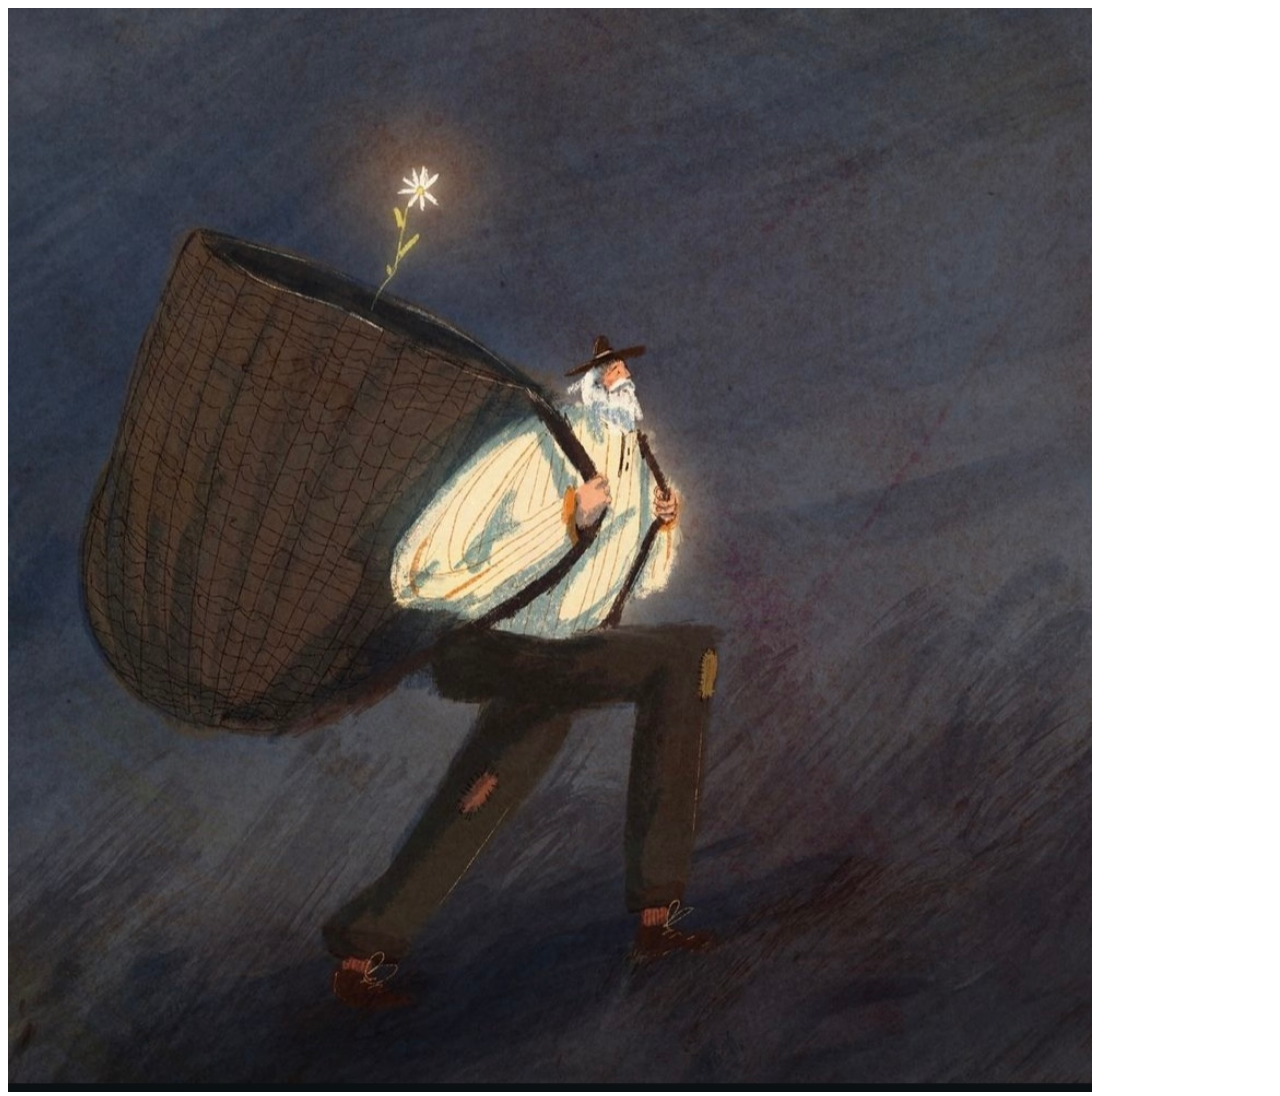
<file: Figma/index.html>
<!DOCTYPE html>
<html>
<head> 
    <meta charset="UTF-8">
    <link rel="stylesheet" type="text/css" href="./assets/CSS/style.css">
    <title>FIGMA</title>
    <link rel="icon" href="./assets/images/meme-cat.gif" type="image/gif">
</head>
<body>
 <div class="main">
    <div class="picture-half">
        <img src="./assets/images/pic.jpg">
    </div>    
    <div class="white-half">
      <img src="./assets/images/logo.png" class="logo">
      <p class="sentence">امید، آخرین قلبی است که در ویرانه‌های سیاهی، همچنان می‌تپد</p>
      <form class="form">
        <div class="form-div">
            <label class="label">نام کاربری</label> 
            <input class="input" type="text" placeholder="شماره همراه خود را وارد کنید">
         </div>
         <div class="form-div">
            <label class="label">رمز عبور</label> 
            <input class="input" type="text" placeholder="رمز عبور خود را وارد کنید">
         </div>
         <input type="submit" class="btn" value="ورود">
     </form>
   </div>
</div>
</body>
</html>
</file>
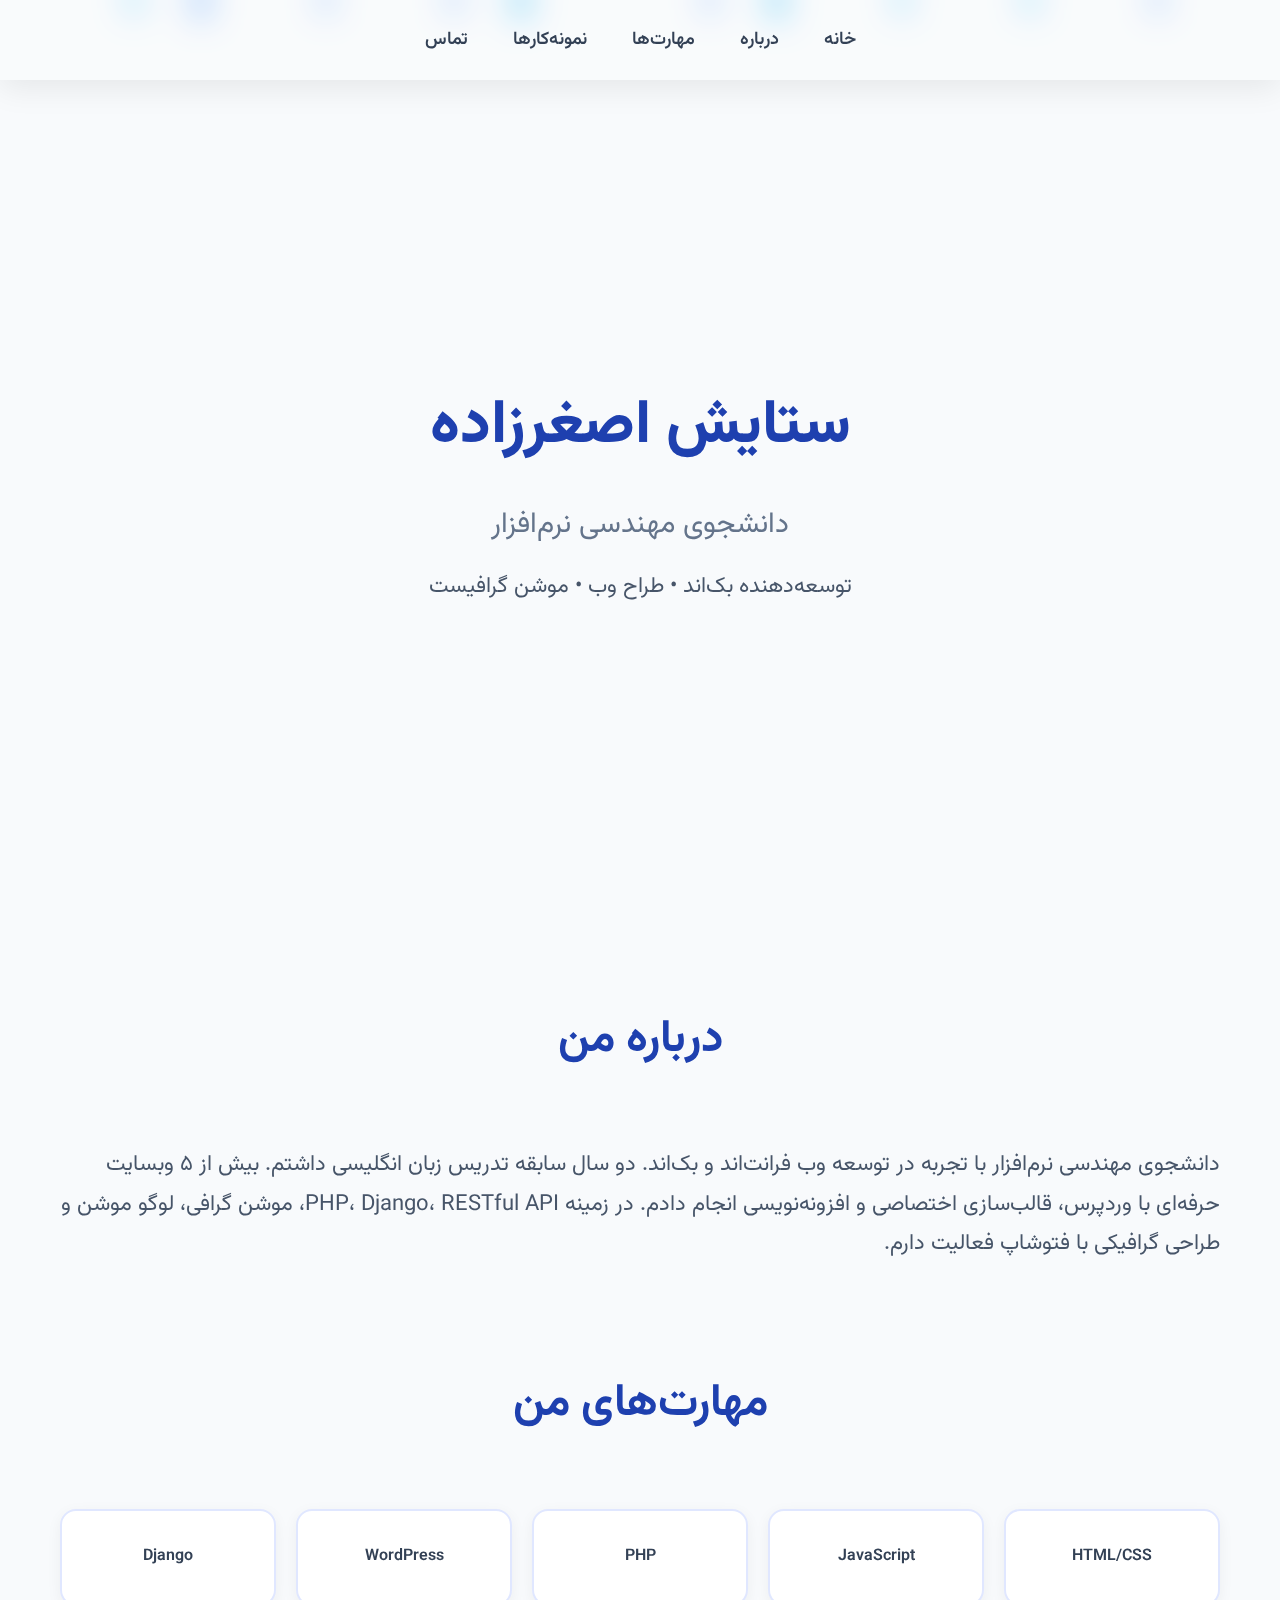
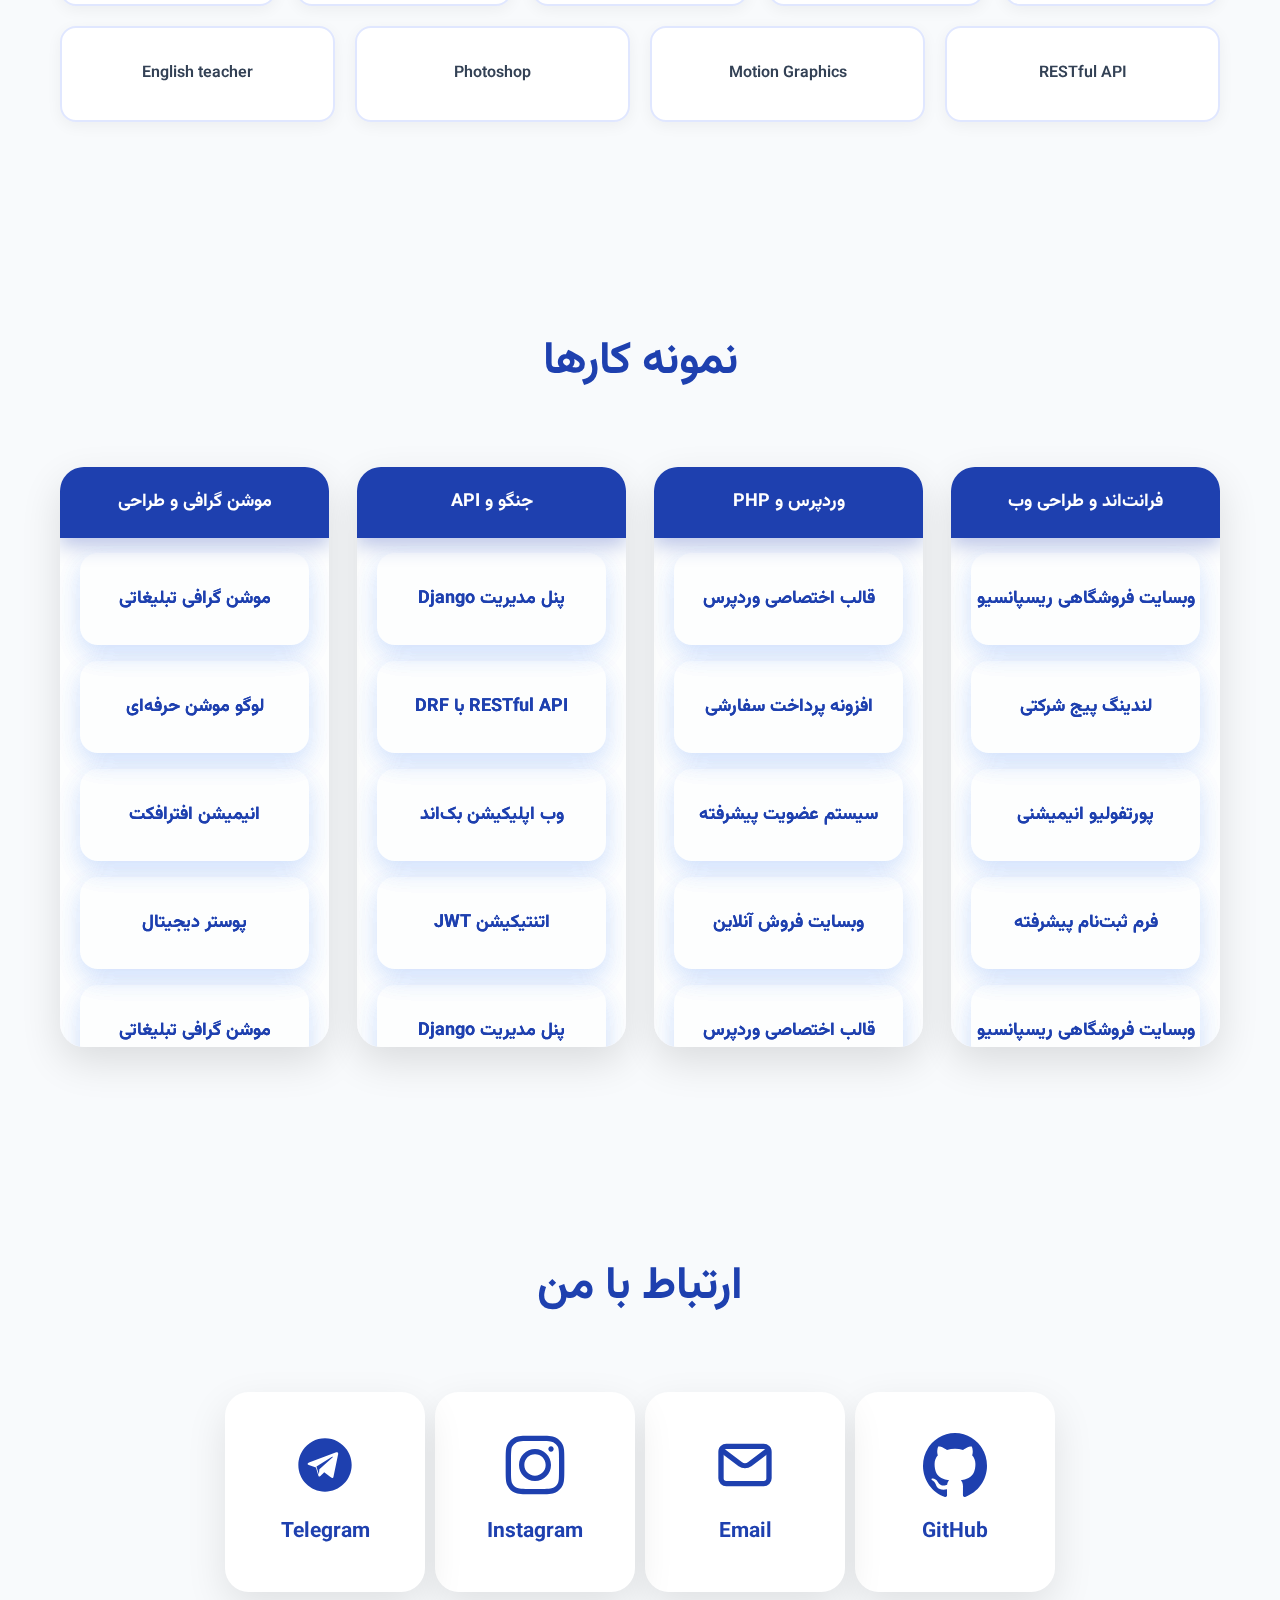
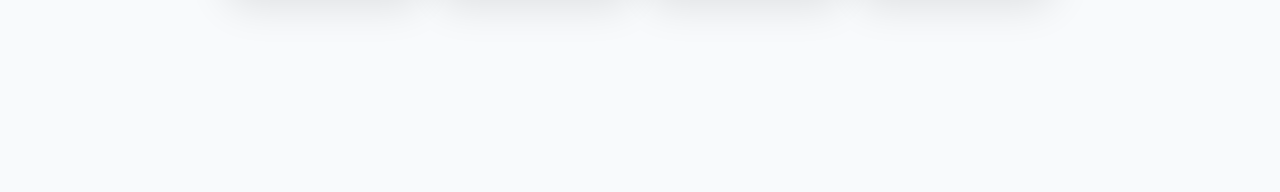
<file: portfolio/index.html>
<!DOCTYPE html>
<html lang="fa" dir="rtl">
<head>
    <meta charset="UTF-8">
    <meta name="viewport" content="width=device-width, initial-scale=1.0">
    <title>ستایش اصغرزاده | پورتفولیو</title>
    <link rel="stylesheet" href="./assets/CSS/style.css">
    <link href="https://fonts.googleapis.com/css2?family=Vazirmatn:wght@400;500;700&display=swap" rel="stylesheet">
</head>
<body>

    <div class="particles">
        <span></span><span></span><span></span><span></span><span></span>
        <span></span><span></span><span></span><span></span><span></span>
    </div>

    <header>
        <nav class="navbar">
            <ul class="nav-links">
                <li><a href="#home">خانه</a></li>
                <li><a href="#about">درباره</a></li>
                <li><a href="#skills">مهارت‌ها</a></li>
                <li><a href="#projects">نمونه‌کارها</a></li>
                <li><a href="#contact">تماس</a></li>
            </ul>
        </nav>
    </header>

    <div id="home" class="hero">
        <div class="container">
            <h1>ستایش اصغرزاده</h1>
            <p class="subtitle">دانشجوی مهندسی نرم‌افزار</p>
            <p class="desc">توسعه‌دهنده بک‌اند • طراح وب • موشن گرافیست</p>
        </div>
    </div>

    <div id="about" class="section">
        <div class="container">
            <h2>درباره من</h2>
            <p class="desc">دانشجوی مهندسی نرم‌افزار با تجربه در توسعه وب فرانت‌اند و بک‌اند. دو سال سابقه تدریس زبان انگلیسی داشتم. بیش از ۵ وبسایت حرفه‌ای با وردپرس، قالب‌سازی اختصاصی و افزونه‌نویسی انجام دادم. در زمینه PHP، Django، RESTful API، موشن گرافی، لوگو موشن و طراحی گرافیکی با فتوشاپ فعالیت دارم.</p>
        </div>
    </dv>

    <div id="skills" class="section">
        <div class="container">
            <h2>مهارت‌های من</h2>
            <div class="skills-container">
                <div class="skill-box">HTML/CSS</div>
                <div class="skill-box">JavaScript</div>
                <div class="skill-box">PHP</div>
                <div class="skill-box">WordPress</div>
                <div class="skill-box">Django</div>
                <div class="skill-box">RESTful API</div>
                <div class="skill-box">Motion Graphics</div>
                <div class="skill-box">Photoshop</div>
                <div class="skill-box">English teacher</div>
            </div>
        </div>
    </div>

    <div id="projects" class="section">
        <div class="container">
            <h2>نمونه کارها</h2>
            <div class="projects-grid">
                <div class="project-col">
                    <div class="col-title">فرانت‌اند و طراحی وب</div>
                    <div class="ticket-wrapper">
                        <div class="ticket">وبسایت فروشگاهی ریسپانسیو</div>
                        <div class="ticket">لندینگ پیج شرکتی</div>
                        <div class="ticket">پورتفولیو انیمیشنی</div>
                        <div class="ticket">فرم ثبت‌نام پیشرفته</div>
                        <div class="ticket">وبسایت فروشگاهی ریسپانسیو</div>
                    </div>
                    <div class="ticket-wrapper second">
                        <div class="ticket">وبسایت فروشگاهی ریسپانسیو</div>
                        <div class="ticket">لندینگ پیج شرکتی</div>
                        <div class="ticket">پورتفولیو انیمیشنی</div>
                        <div class="ticket">فرم ثبت‌نام پیشرفته</div>
                        <div class="ticket">وبسایت فروشگاهی ریسپانسیو</div>
                    </div>
                </div>

                <div class="project-col">
                    <div class="col-title">وردپرس و PHP</div>
                    <div class="ticket-wrapper">
                        <div class="ticket">قالب اختصاصی وردپرس</div>
                        <div class="ticket">افزونه پرداخت سفارشی</div>
                        <div class="ticket">سیستم عضویت پیشرفته</div>
                        <div class="ticket">وبسایت فروش آنلاین</div>
                        <div class="ticket">قالب اختصاصی وردپرس</div>
                    </div>
                    <div class="ticket-wrapper second">
                        <div class="ticket">قالب اختصاصی وردپرس</div>
                        <div class="ticket">افزونه پرداخت سفارشی</div>
                        <div class="ticket">سیستم عضویت پیشرفته</div>
                        <div class="ticket">وبسایت فروش آنلاین</div>
                        <div class="ticket">قالب اختصاصی وردپرس</div>
                    </div>
                </div>

                <div class="project-col">
                    <div class="col-title">جنگو و API</div>
                    <div class="ticket-wrapper">
                        <div class="ticket">پنل مدیریت Django</div>
                        <div class="ticket">RESTful API با DRF</div>
                        <div class="ticket">وب اپلیکیشن بک‌اند</div>
                        <div class="ticket">اتنتیکیشن JWT</div>
                        <div class="ticket">پنل مدیریت Django</div>
                    </div>
                    <div class="ticket-wrapper second">
                        <div class="ticket">پنل مدیریت Django</div>
                        <div class="ticket">RESTful API با DRF</div>
                        <div class="ticket">وب اپلیکیشن بک‌اند</div>
                        <div class="ticket">اتنتیکیشن JWT</div>
                        <div class="ticket">پنل مدیریت Django</div>
                    </div>
                </div>

                <div class="project-col">
                    <div class="col-title">موشن گرافی و طراحی</div>
                    <div class="ticket-wrapper">
                        <div class="ticket">موشن گرافی تبلیغاتی</div>
                        <div class="ticket">لوگو موشن حرفه‌ای</div>
                        <div class="ticket">انیمیشن افترافکت</div>
                        <div class="ticket">پوستر دیجیتال</div>
                        <div class="ticket">موشن گرافی تبلیغاتی</div>
                    </div>
                    <div class="ticket-wrapper second">
                        <div class="ticket">موشن گرافی تبلیغاتی</div>
                        <div class="ticket">لوگو موشن حرفه‌ای</div>
                        <div class="ticket">انیمیشن افترافکت</div>
                        <div class="ticket">پوستر دیجیتال</div>
                        <div class="ticket">موشن گرافی تبلیغاتی</div>
                    </div>
                </div>
            </div>
        </div>
    </div>

    <div id="contact" class="section">
        <div class="container">
            <h2>ارتباط با من</h2>
            <div class="contact-grid">
                <a href="https://github.com/setayeshasgharzade" target="_blank" class="contact-card">
                   <img src="./assets/images/github-142-svgrepo-com.svg" alt="Icon description" width="24" height="24" class="contact-icon">
                    <span>GitHub</span>
                </a>

                <a href="mailto:setayesh.asgharzadeh82@gmail.com" class="contact-card">
                   <img src="./assets/images/email-svgrepo-com.svg" alt="Icon description" width="24" height="24" class="contact-icon">
                    <span>Email</span>
                </a>

                <a href="https://instagram.com/setayesh_asgharzade" target="_blank" class="contact-card">
                        <img src="./assets/images/instagram-svgrepo-com.svg" alt="Icon description" width="24" height="24" class="contact-icon">
                    <span>Instagram</span>
                </a>

                <a href="https://t.me/+989301207951" class="contact-card">
                      <img src="./assets/images/telegram-svgrepo-com.svg" alt="Icon description" width="24" height="24" class="contact-icon">
                    <span>Telegram</span>
                </a>
            </div>
        </div>
    </div>
</body>
</html>
</file>
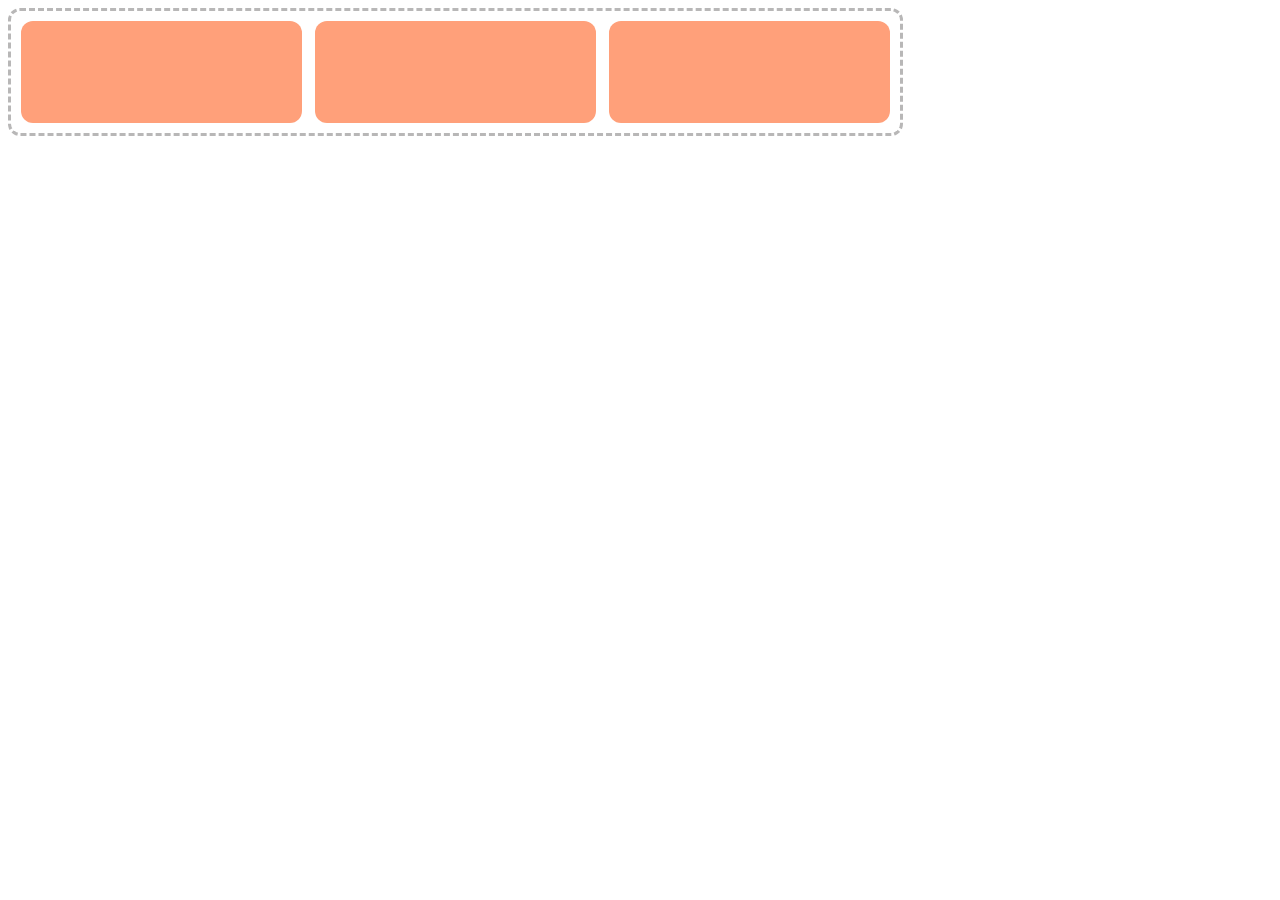
<file: transition/index.html>
<!DOCTYPE html>
<html>
<head> 
    <meta charset="UTF-8">
    <link rel="stylesheet" type="text/css" href="./assets/css/style.css">
    <title>flex and transition</title>
    <link rel="icon" href="./assets/images/marcus-the-worm.gif" type="image/gif">
</head>
<body>
 <div class="main">
        <div class="section">
        </div>
        <div class="section">
        </div>
        <div class="section">
        </div>
        </div>
   </div>     
</body>
</html>
</file>
<file: Figma/assets/CSS/style.css>
.main{
    width:1920px;
    height:1080px;
    background-color: white;
    display: flex;
}
.picture-half img{
    width:1084px;
    height:1084px;
}
.white-half{
    width:836px;
    height:1080px;
    display: flex;
    flex-direction: column;
    align-items: center;
    gap:22px;
}
.logo{
    width:303px;
    height:242px;
    margin-top:182px;
}
.form{
    display: flex;
    flex-direction: column;
    width: 354px;
    gap:22px;
    height: 304px;
    direction: rtl;
}
.input{
    background-color: #F7F8FA;
    width: 100%;
    /* height: 48px; */
    direction: rtl;
    border: none;
    /* padding: 15px 12px; */
    height: 48px;
    padding-right:12px;
    border-radius: 13px;
}
.input::placeholder{
    color:#A5A5A5;
    font-size: 13px;
    /* padding-right:12px; */
}
.label{
  font-size: 16px;
  font-weight: 400;
  color: #190C33;
  padding-right: 8px;
}
.form-div{
    width: 100%;
    height: 106px;
    display: flex;
    flex-direction: column;
    gap: 4px;
}
.sentence{
  font-size: 18px;
  font-weight: 400;
}
.btn{
    width:100% ;
    /* padding: 8px 16px; */
    height: 48px;
    background-color:#234C6A ;
    font-size:16px;
    border-radius: 12px;
    color:white ;
}
</file>
<file: portfolio/assets/CSS/style.css>
* {
    margin: 0;
    padding: 0;
    box-sizing: border-box;
}

body {
    font-family: 'Vazirmatn', sans-serif;
    background: #f8fafc;
    color: #334155;
    line-height: 1.8;
    direction: rtl;
    overflow-x: hidden;
}

.particles span {
    position: fixed;
    width: 12px;
    height: 12px;
    background: #38bdf8;
    border-radius: 50%;
    opacity: 0.6;
    animation: float 18s infinite linear;
    z-index: -1;
    box-shadow: 0 0 16px #38bdf8;
}

.particles span:nth-child(2n) {
    background: #60a5fa;
    box-shadow: 0 0 16px #60a5fa;
}

.particles span:nth-child(3n) {
    width: 18px;
    height: 18px;
    animation-duration: 22s;
}

@keyframes float {
    0% {
        transform: translateY(100vh);
        opacity: 0;
    }
    10% {
        opacity: 0.7;
    }
    90% {
        opacity: 0.7;
    }
    100% {
        transform: translateY(-100px);
        opacity: 0;
    }
}

.particles span:nth-child(1) {
    left: 10%;
    animation-delay: 0s;
}

.particles span:nth-child(2) {
    left: 25%;
    animation-delay: 3s;
}

.particles span:nth-child(3) {
    left: 40%;
    animation-delay: 6s;
}

.particles span:nth-child(4) {
    left: 55%;
    animation-delay: 2s;
}

.particles span:nth-child(5) {
    left: 70%;
    animation-delay: 9s;
}

.particles span:nth-child(6) {
    left: 15%;
    animation-delay: 5s;
}

.particles span:nth-child(7) {
    left: 80%;
    animation-delay: 11s;
}

.particles span:nth-child(8) {
    left: 35%;
    animation-delay: 7s;
}

.particles span:nth-child(9) {
    left: 60%;
    animation-delay: 4s;
}

.particles span:nth-child(10) {
    left: 90%;
    animation-delay: 8s;
}

.navbar {
    width: 100%;
    height: 80px;
    position: fixed;
    background: rgba(255, 255, 255, 0.2);
    backdrop-filter: blur(16px);
    box-shadow: 0 8px 32px rgba(0, 0, 0, 0.08);
    z-index: 1000;
    padding: 10px;
    display: flex;
    justify-content: center;
}

.nav-links {
    display: flex;
    gap: 45px;
    list-style: none;
    align-items: center;
}

.nav-links a {
    color: #334155;
    text-decoration: none;
    font-weight: 600;
    font-size: 18px;
    position: relative;
    white-space: nowrap;
    transition: color 0.3s ease;
}

.nav-links a::after {
    content: '';
    position: absolute;
    width: 0;
    height: 3px;
    bottom: -8px;
    left: 50%;
    background: #1e40af;
    transition: all 0.4s ease;
    border-radius: 2px;
}

.nav-links a:hover::after {
    width: 100%;
    left: 0;
}

.nav-links a:hover {
    color: #1e40af;
}

@media (max-width: 992px) {
    .nav-links {
        gap: 29px;
    }
    .nav-links a {
        font-size: 16px;
    }
}

@media (max-width: 768px) {
    .navbar {
        padding: 16px 16px;
    }
    .nav-links {
        gap: 19px;
    }
    .nav-links a {
        font-size: 15px;
    }
}

.container {
    max-width: 1200px;
    margin: 0 auto;
    padding: 0 20px;
}

.section {
    padding: 100px 0;
}

h2 {
    font-size: 45px;
    text-align: center;
    margin-bottom: 64px;
    color: #1e40af;
    font-weight: 700;
}

.hero {
    min-height: 100vh;
    display: flex;
    align-items: center;
    justify-content: center;
    text-align: center;
    padding-top: 80px;
}

.hero h1 {
    font-size: 61px;
    margin-bottom: 16px;
    color: #1e40af;
    font-weight: 800;
}

.subtitle {
    font-size: 29px;
    color: #64748b;
    margin: 8px 0;
}

.desc {
    font-size: 22px;
    color: #475569;
    margin-top: 16px;
}

.skills-container {
    display: flex;
    gap: 20px;
    flex-wrap: wrap;
    justify-content: center;
}

.skill-box {
    flex: 1;
    min-width: 180px;
    background: white;
    padding: 32px;
    border-radius: 16px;
    text-align: center;
    border: 2px solid #e0e7ff;
    box-shadow: 0 4px 15px rgba(0, 0, 0, 0.05);
    transition: all 0.5s ease;
    font-weight: 600;
}

.skill-box:hover {
    flex: 2.2;
    background: #38bdf8;
    color: white;
    transform: translateY(-12px);
    border-color: #38bdf8;
    box-shadow: 0 20px 40px rgba(56, 189, 248, 0.3);
}

.social-links {
    display: flex;
    gap: 24px;
    justify-content: center;
    flex-wrap: wrap;
    margin-top: 32px;
}

.social-btn {
    background: linear-gradient(135deg, #1e40af, #38bdf8);
    color: white;
    padding: 14px 32px;
    border-radius: 50px;
    text-decoration: none;
    font-weight: 600;
    font-size: 18px;
    transition: all 0.4s ease;
    box-shadow: 0 8px 25px rgba(56, 189, 248, 0.3);
}

.social-btn:hover {
    transform: translateY(-6px);
    box-shadow: 0 15px 35px rgba(56, 189, 248, 0.4);
}

.projects-grid {
    display: grid;
    grid-template-columns: repeat(4, 1fr);
    gap: 28px;
    max-width: 1400px;
    margin: 0 auto;
}

@media (max-width: 1200px) {
    .projects-grid {
        grid-template-columns: repeat(2, 1fr);
    }
}

@media (max-width: 768px) {
    .projects-grid {
        grid-template-columns: 1fr;
    }
}

.project-col {
    height: 580px;
    overflow: hidden;
    border-radius: 24px;
    box-shadow: 0 15px 40px rgba(0, 0, 0, 0.12);
    position: relative;
    border: none;
    transition: all 0.4s ease;
    background: rgba(255, 255, 255, 0.7);
}

.project-col:hover {
    transform: translateY(-8px);
    box-shadow: 0 25px 60px rgba(56, 189, 248, 0.25);
}

.col-title {
    position: absolute;
    top: 0;
    left: 0;
    right: 0;
    background: #1e40af;
    color: white;
    padding: 19px;
    text-align: center;
    font-weight: 700;
    font-size: 18px;
    border-radius: 21px 21px 0 0;
    z-index: 10;
    box-shadow: 0 8px 20px rgba(30, 64, 175, 0.3);
}

.ticket-wrapper {
    position: absolute;
    width: 100%;
    top: 70px;
    animation: print 30s linear infinite;
}

.ticket-wrapper.second {
    animation-delay: -15s;
}

.project-col:hover .ticket-wrapper {
    animation-play-state: paused;
}

.ticket {
    height: 92px;
    background: transparent;
    margin: 16px 20px;
    border-radius: 18px;
    display: flex;
    align-items: center;
    justify-content: center;
    font-weight: 700;
    font-size: 18px;
    color: #1e40af;
    box-shadow: 0 10px 25px rgba(56, 123, 248, 0.12);
    transition: all 0.4s ease;
}

.project-col:hover .ticket {
    transform: translateY(-4px);
    box-shadow: 0 15px 35px rgba(56, 123, 248, 0.22);
    background: #f8faff;
}

@keyframes print {
    0% {
        transform: translateY(-100%);
    }
    100% {
        transform: translateY(100%);
    }
}

.contact-grid {
    display: flex;
    gap: 10px;
    justify-content: center;
}

.contact-card {
    width: 200px;
    height: 200px;
    display: flex;
    flex-direction: column;
    align-items: center;
    justify-content: center;
    gap: 16px;
    background: white;
    padding: 40px 24px;
    border-radius: 24px;
    text-decoration: none;
    color: #1e40af;
    font-weight: 700;
    font-size: 21px;
    box-shadow: 0 15px 40px rgba(0, 0, 0, 0.1);
    transition: all 0.4s ease;
    border: 3px solid transparent;
}

.contact-card:hover {
    transform: translateY(-12px);
    box-shadow: 0 25px 60px rgba(56, 189, 248, 0.25);
    border-color: #38bdf8;
    background: #f8faff;
}

.contact-icon {
    width: 64px;
    height: 64px;
    color: #38bdf8;
    transition: all 0.4s ease;
}

.contact-card:hover .contact-icon {
    transform: scale(1.2);
    color: #1e40af;
}
</file>
<file: transition/assets/css/style.css>
.main{
            width:869px;
            height:102px;
            border: dashed #b8b7b7;
            border-radius: 12px;
            padding : 10px;
            display: flex;
            gap:13px
        }
        .section{
              flex:1;
             background: #ffa07a;
             border-radius: 12px;
             transition: flex 0.4s ease-in-out;
             &:active{
                flex:2;
                background: #7b68ee;
                width: 500px;
             }
        }
</file>
